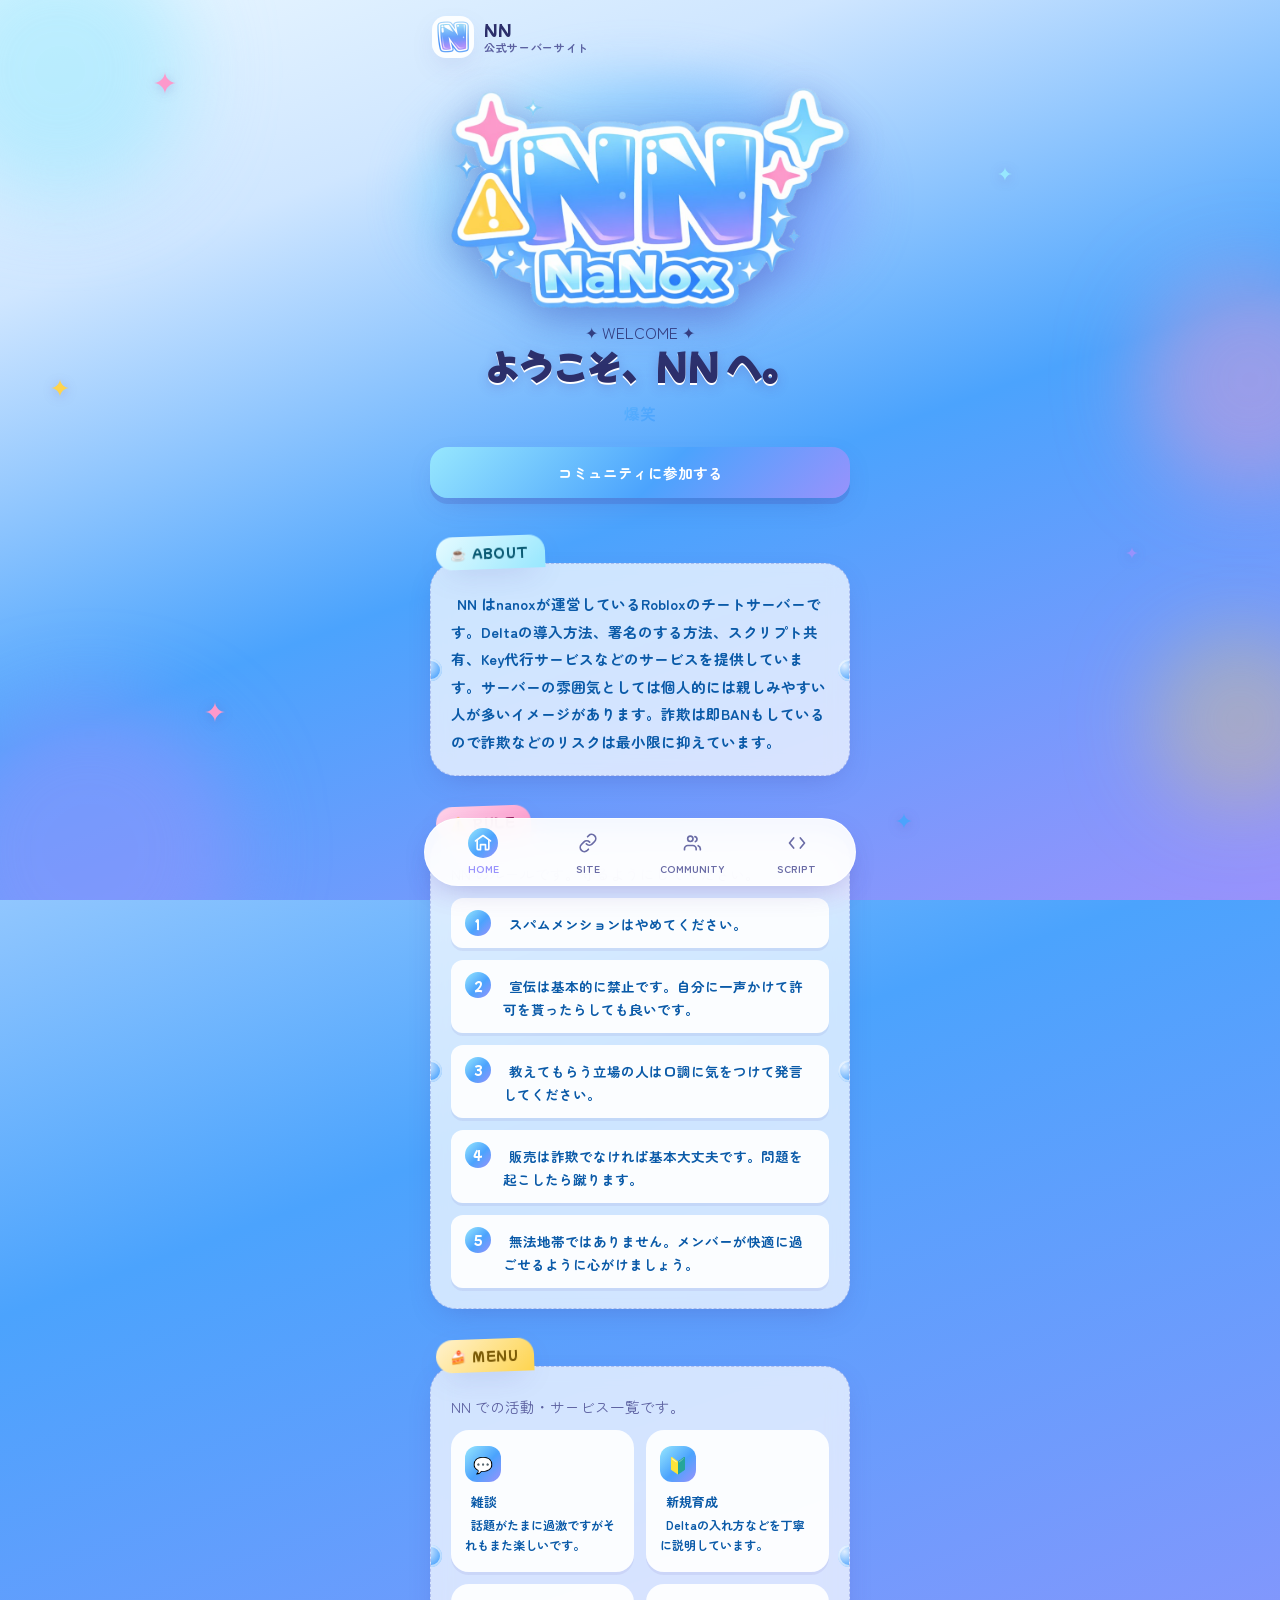
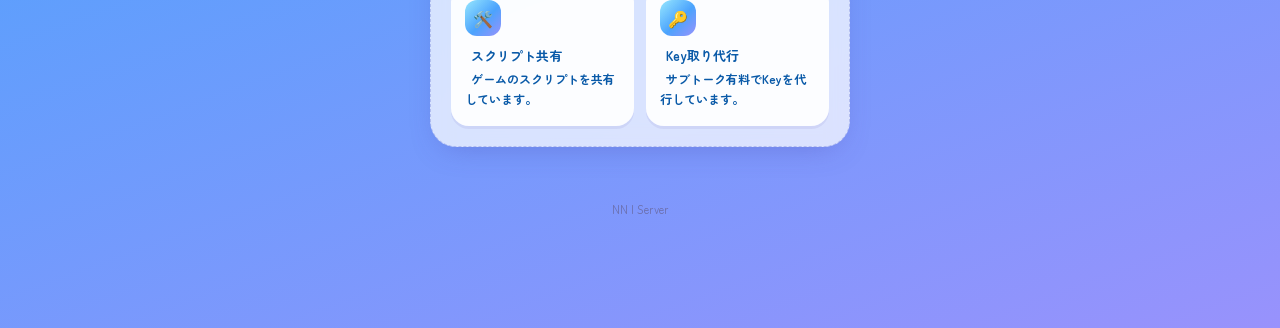
<file: index.html>
<!DOCTYPE html>
<html lang="ja">
<head>
<meta charset="UTF-8">
<meta name="viewport" content="width=device-width, initial-scale=1, viewport-fit=cover">
<title>NN | HOME</title>
<meta name="description" content="HOME だよー(笑)">
<link rel="icon" type="image/png" href="assets/N.png">

<!-- OGP（SNSでシェアされたときのプレビュー用。内容は自由に書き換えてください） -->
<meta property="og:title" content="NN | HOME">
<meta property="og:description" content="HOME だよー(笑)">
<meta property="og:image" content="https://nano034.github.io/nn.github.io/assets/NN.png">
<meta property="og:url" content="https://nano034.github.io/nn.github.io/index.html">
<meta property="og:type" content="website">
<meta name="twitter:card" content="summary_large_image">

<link rel="preconnect" href="https://fonts.googleapis.com">
<link rel="preconnect" href="https://fonts.gstatic.com" crossorigin>
<link href="https://fonts.googleapis.com/css2?family=Mochiy+Pop+One&family=Zen+Maru+Gothic:wght@400;500;700;900&display=swap" rel="stylesheet">
<link rel="stylesheet" href="style.css">
</head>
<body data-page="index.html">

<div class="bg-decor" aria-hidden="true">
  <span class="blob b1"></span>
  <span class="blob b2"></span>
  <span class="blob b3"></span>
  <span class="blob b4"></span>

  <span class="sparkle s1"><svg viewBox="0 0 24 24"><path d="M12 0C12 6 6 12 0 12C6 12 12 18 12 24C12 18 18 12 24 12C18 12 12 6 12 0Z" fill="#FD99CB"/></svg></span>
  <span class="sparkle s2"><svg viewBox="0 0 24 24"><path d="M12 0C12 6 6 12 0 12C6 12 12 18 12 24C12 18 18 12 24 12C18 12 12 6 12 0Z" fill="#97E7FE"/></svg></span>
  <span class="sparkle s3"><svg viewBox="0 0 24 24"><path d="M12 0C12 6 6 12 0 12C6 12 12 18 12 24C12 18 18 12 24 12C18 12 12 6 12 0Z" fill="#FED44E"/></svg></span>
  <span class="sparkle s4"><svg viewBox="0 0 24 24"><path d="M12 0C12 6 6 12 0 12C6 12 12 18 12 24C12 18 18 12 24 12C18 12 12 6 12 0Z" fill="#9892FC"/></svg></span>
  <span class="sparkle s5"><svg viewBox="0 0 24 24"><path d="M12 0C12 6 6 12 0 12C6 12 12 18 12 24C12 18 18 12 24 12C18 12 12 6 12 0Z" fill="#FD99CB"/></svg></span>
  <span class="sparkle s6"><svg viewBox="0 0 24 24"><path d="M12 0C12 6 6 12 0 12C6 12 12 18 12 24C12 18 18 12 24 12C18 12 12 6 12 0Z" fill="#4BA3FD"/></svg></span>
</div>

<div class="page">

  <header class="topbar">
    <div class="topbar__logo"><img src="assets/N.png" alt="NN"></div>
    <div class="topbar__title">NN<small>公式サーバーサイト</small></div>
  </header>

  <!-- ===== Hero ===== -->
  <section class="hero reveal">
    <div class="hero__logo-wrap">
      <img src="assets/NN.png" alt="NaNox ロゴ">
    </div>
    <span class="hero__badge">✦ WELCOME ✦</span>
    <h1>ようこそ、NN へ。</h1>
    <p class="tagline">爆笑</p>
    <div style="margin-top:20px;">
      <a class="btn btn--primary" href="cm.html">コミュニティに参加する</a>
    </div>
  </section>

  <!-- ===== 説明欄 ===== -->
  <section class="section reveal">
    <span class="tab-label cyan"><span class="dot">☕</span>ABOUT</span>
    <div class="ticket-card">
      <p class="desc-box"><span class="fill">NN はnanoxが運営しているRobloxのチートサーバーです。Deltaの導入方法、署名のする方法、スクリプト共有、Key代行サービスなどのサービスを提供しています。サーバーの雰囲気としては個人的には親しみやすい人が多いイメージがあります。詐欺は即BANもしているので詐欺などのリスクは最小限に抑えています。</span></p>
    </div>
  </section>

  <!-- ===== サーバールール ===== -->
  <section class="section reveal">
    <span class="tab-label pink"><span class="dot">⚠️</span>RULE</span>
    <div class="ticket-card">
      <p class="desc-box" style="margin-bottom:4px;">NN のルールです。守るようにしてください。</p>
      <ul class="rule-list">
        <li class="rule-item">
          <span class="rule-item__num">1</span>
          <span class="rule-item__text"><span class="fill">スパムメンションはやめてください。</span></span>
        </li>
        <li class="rule-item">
          <span class="rule-item__num">2</span>
          <span class="rule-item__text"><span class="fill">宣伝は基本的に禁止です。自分に一声かけて許可を貰ったらしても良いです。</span></span>
        </li>
        <li class="rule-item">
          <span class="rule-item__num">3</span>
          <span class="rule-item__text"><span class="fill">教えてもらう立場の人は口調に気をつけて発言してください。</span></span>
        </li>
        <li class="rule-item">
          <span class="rule-item__num">4</span>
          <span class="rule-item__text"><span class="fill">販売は詐欺でなければ基本大丈夫です。問題を起こしたら蹴ります。</span></span>
        </li>
        <li class="rule-item">
          <span class="rule-item__num">5</span>
          <span class="rule-item__text"><span class="fill">無法地帯ではありません。メンバーが快適に過ごせるように心がけましょう。</span></span>
        </li>
      </ul>
    </div>
  </section>

  <!-- ===== 提供サービス ===== -->
  <section class="section reveal">
    <span class="tab-label yellow"><span class="dot">🍰</span>MENU</span>
    <div class="ticket-card">
      <p class="desc-box" style="margin-bottom:4px;">NN での活動・サービス一覧です。</p>
      <div class="service-grid">
        <div class="service-card">
          <div class="service-card__icon">💬</div>
          <h3><span class="fill">雑談</span></h3>
          <p><span class="fill">話題がたまに過激ですがそれもまた楽しいです。</span></p>
        </div>
        <div class="service-card">
          <div class="service-card__icon">🔰</div>
          <h3><span class="fill">新規育成</span></h3>
          <p><span class="fill">Deltaの入れ方などを丁寧に説明しています。</span></p>
        </div>
        <div class="service-card">
          <div class="service-card__icon">🛠️</div>
          <h3><span class="fill">スクリプト共有</span></h3>
          <p><span class="fill">ゲームのスクリプトを共有しています。</span></p>
        </div>
        <div class="service-card">
          <div class="service-card__icon">🔑</div>
          <h3><span class="fill">Key取り代行</span></h3>
          <p><span class="fill">サブトーク有料でKeyを代行しています。</span></p>
        </div>
      </div>
    </div>
  </section>

  <p class="footer-note">
    NN | Server
  </p>

  <!-- ===== ボトムナビ（全ページ共通） ===== -->
  <nav class="bottom-nav" aria-label="ページナビゲーション">
    <a class="nav-item" href="index.html" data-page="index.html">
      <span class="nav-item__icon"><svg viewBox="0 0 24 24" fill="none" stroke="currentColor" stroke-width="2" stroke-linecap="round" stroke-linejoin="round"><path d="M3 9.5 12 3l9 6.5"/><path d="M5 9v10a1 1 0 0 0 1 1h3v-6h6v6h3a1 1 0 0 0 1-1V9"/></svg></span>
      HOME
    </a>
    <a class="nav-item" href="st.html" data-page="st.html">
      <span class="nav-item__icon"><svg viewBox="0 0 24 24" fill="none" stroke="currentColor" stroke-width="2" stroke-linecap="round" stroke-linejoin="round"><path d="M10 13a5 5 0 0 0 7.07 0l2.83-2.83a5 5 0 0 0-7.07-7.07L11.5 4.5"/><path d="M14 11a5 5 0 0 0-7.07 0L4.1 13.83a5 5 0 0 0 7.07 7.07L12.5 19.5"/></svg></span>
      SITE
    </a>
    <a class="nav-item" href="cm.html" data-page="cm.html">
      <span class="nav-item__icon"><svg viewBox="0 0 24 24" fill="none" stroke="currentColor" stroke-width="2" stroke-linecap="round" stroke-linejoin="round"><path d="M17 20v-1a4 4 0 0 0-4-4H7a4 4 0 0 0-4 4v1"/><circle cx="10" cy="7" r="3.2"/><path d="M22 20v-1a4 4 0 0 0-2.6-3.75"/><path d="M15.5 4.3A3.2 3.2 0 0 1 18 7.4a3.2 3.2 0 0 1-1.9 2.93"/></svg></span>
      COMMUNITY
    </a>
    <a class="nav-item" href="sc.html" data-page="sc.html">
      <span class="nav-item__icon"><svg viewBox="0 0 24 24" fill="none" stroke="currentColor" stroke-width="2" stroke-linecap="round" stroke-linejoin="round"><path d="m8 6-5 6 5 6"/><path d="m16 6 5 6-5 6"/></svg></span>
      SCRIPT
    </a>
  </nav>

</div>

<script src="main.js"></script>
</body>
</html>
</file>
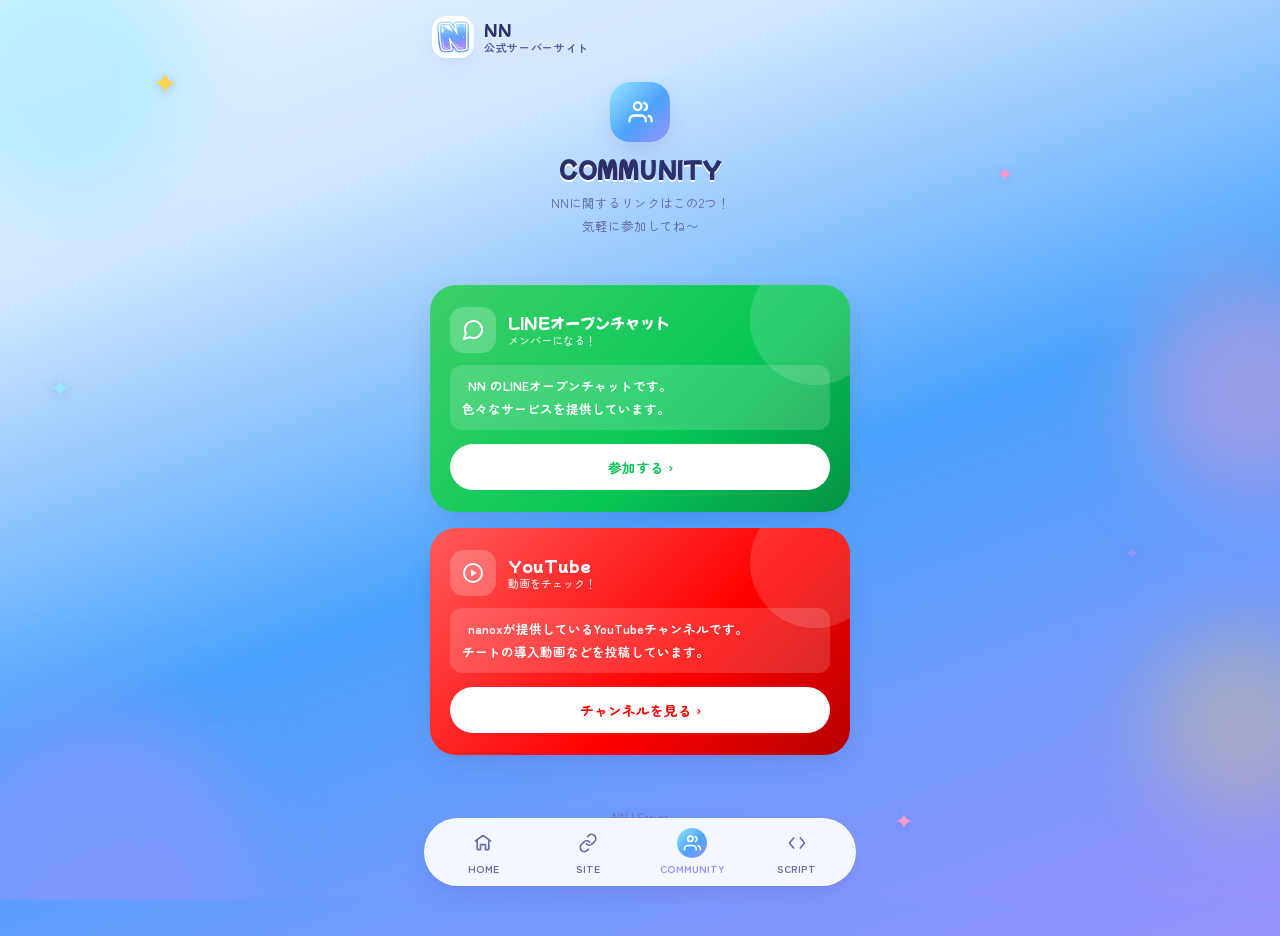
<file: cm.html>
<!DOCTYPE html>
<html lang="ja">
<head>
<meta charset="UTF-8">
<meta name="viewport" content="width=device-width, initial-scale=1, viewport-fit=cover">
<title>NN | COMMUNITY</title>
<meta name="description" content="COMMUNITY だよー(笑)">
<link rel="icon" type="image/png" href="assets/N.png">

<meta property="og:title" content="NN | COMMUNITY">
<meta property="og:description" content="COMMUNITY だよー(笑)">
<meta property="og:image" content="https://nano034.github.io/nn.github.io/assets/NN.png">
<meta property="og:url" content="https://nano034.github.io/nn.github.io/cm.html">
<meta property="og:type" content="website">
<meta name="twitter:card" content="summary_large_image">

<link rel="preconnect" href="https://fonts.googleapis.com">
<link rel="preconnect" href="https://fonts.gstatic.com" crossorigin>
<link href="https://fonts.googleapis.com/css2?family=Mochiy+Pop+One&family=Zen+Maru+Gothic:wght@400;500;700;900&display=swap" rel="stylesheet">
<link rel="stylesheet" href="style.css">
</head>
<body data-page="cm.html">

<div class="bg-decor" aria-hidden="true">
  <span class="blob b1"></span>
  <span class="blob b2"></span>
  <span class="blob b3"></span>
  <span class="blob b4"></span>

  <span class="sparkle s1"><svg viewBox="0 0 24 24"><path d="M12 0C12 6 6 12 0 12C6 12 12 18 12 24C12 18 18 12 24 12C18 12 12 6 12 0Z" fill="#FED44E"/></svg></span>
  <span class="sparkle s2"><svg viewBox="0 0 24 24"><path d="M12 0C12 6 6 12 0 12C6 12 12 18 12 24C12 18 18 12 24 12C18 12 12 6 12 0Z" fill="#FD99CB"/></svg></span>
  <span class="sparkle s3"><svg viewBox="0 0 24 24"><path d="M12 0C12 6 6 12 0 12C6 12 12 18 12 24C12 18 18 12 24 12C18 12 12 6 12 0Z" fill="#97E7FE"/></svg></span>
  <span class="sparkle s4"><svg viewBox="0 0 24 24"><path d="M12 0C12 6 6 12 0 12C6 12 12 18 12 24C12 18 18 12 24 12C18 12 12 6 12 0Z" fill="#9892FC"/></svg></span>
  <span class="sparkle s5"><svg viewBox="0 0 24 24"><path d="M12 0C12 6 6 12 0 12C6 12 12 18 12 24C12 18 18 12 24 12C18 12 12 6 12 0Z" fill="#4BA3FD"/></svg></span>
  <span class="sparkle s6"><svg viewBox="0 0 24 24"><path d="M12 0C12 6 6 12 0 12C6 12 12 18 12 24C12 18 18 12 24 12C18 12 12 6 12 0Z" fill="#FD99CB"/></svg></span>
</div>

<div class="page">

  <header class="topbar">
    <div class="topbar__logo"><img src="assets/N.png" alt="NN | NaNox アイコン"></div>
    <div class="topbar__title">NN<small>公式サーバーサイト</small></div>
  </header>

  <section class="page-head reveal">
    <div class="icon-badge">
      <svg viewBox="0 0 24 24" fill="none" stroke="currentColor" stroke-width="2" stroke-linecap="round" stroke-linejoin="round"><path d="M17 20v-1a4 4 0 0 0-4-4H7a4 4 0 0 0-4 4v1"/><circle cx="10" cy="7" r="3.2"/><path d="M22 20v-1a4 4 0 0 0-2.6-3.75"/><path d="M15.5 4.3A3.2 3.2 0 0 1 18 7.4a3.2 3.2 0 0 1-1.9 2.93"/></svg>
    </div>
    <h1>COMMUNITY</h1>
    <p>NNに関するリンクはこの2つ！<br>気軽に参加してね〜</p>
  </section>

  <!-- ===== コミュニティカード ===== -->
  <section class="section reveal">
    <div class="community-grid">

      <!-- LINE Open Chat -->
      <div class="cm-card line">
        <div class="cm-card__top">
          <span class="cm-card__icon">
            <svg viewBox="0 0 24 24" fill="none" stroke="#fff" stroke-width="2" stroke-linecap="round" stroke-linejoin="round"><path d="M21 11.5a8.38 8.38 0 0 1-.9 3.8 8.5 8.5 0 0 1-7.6 4.7 8.38 8.38 0 0 1-3.8-.9L3 21l1.9-5.7a8.38 8.38 0 0 1-.9-3.8 8.5 8.5 0 0 1 4.7-7.6 8.38 8.38 0 0 1 3.8-.9h.5a8.48 8.48 0 0 1 8 8v.5z"/></svg>
          </span>
          <span class="cm-card__name">LINEオープンチャット<small>メンバーになる！</small></span>
        </div>
        <p class="desc"><span class="fill">NN のLINEオープンチャットです。<br>色々なサービスを提供しています。</span></p>
        <!-- ここにLINEオープンチャットのURLを入力してください -->
        <a class="btn--cm" href="https://line.me/ti/g2/-FANT8BKxzAyMJ9cxyrbVJ8OPFAntLY5cauNEA" target="_blank" rel="noopener">参加する ›</a>
      </div>

      <!-- YouTube -->
      <div class="cm-card youtube">
        <div class="cm-card__top">
          <span class="cm-card__icon">
            <svg viewBox="0 0 24 24" fill="none" stroke="#fff" stroke-width="2"><circle cx="12" cy="12" r="9"/><path d="M10 8.5v7l6-3.5z" fill="#fff" stroke="none"/></svg>
          </span>
          <span class="cm-card__name">YouTube<small>動画をチェック！</small></span>
        </div>
        <p class="desc"><span class="fill">nanoxが提供しているYouTubeチャンネルです。<br>チートの導入動画などを投稿しています。</span></p>
        <a class="btn--cm" href="https://youtube.com/@nn_nanox" target="_blank" rel="noopener">チャンネルを見る ›</a>
      </div>

    </div>
  </section>

  <p class="footer-note">
    NN | Server
  </p>

  <nav class="bottom-nav" aria-label="ページナビゲーション">
    <a class="nav-item" href="index.html" data-page="index.html">
      <span class="nav-item__icon"><svg viewBox="0 0 24 24" fill="none" stroke="currentColor" stroke-width="2" stroke-linecap="round" stroke-linejoin="round"><path d="M3 9.5 12 3l9 6.5"/><path d="M5 9v10a1 1 0 0 0 1 1h3v-6h6v6h3a1 1 0 0 0 1-1V9"/></svg></span>
      HOME
    </a>
    <a class="nav-item" href="st.html" data-page="st.html">
      <span class="nav-item__icon"><svg viewBox="0 0 24 24" fill="none" stroke="currentColor" stroke-width="2" stroke-linecap="round" stroke-linejoin="round"><path d="M10 13a5 5 0 0 0 7.07 0l2.83-2.83a5 5 0 0 0-7.07-7.07L11.5 4.5"/><path d="M14 11a5 5 0 0 0-7.07 0L4.1 13.83a5 5 0 0 0 7.07 7.07L12.5 19.5"/></svg></span>
      SITE
    </a>
    <a class="nav-item" href="cm.html" data-page="cm.html">
      <span class="nav-item__icon"><svg viewBox="0 0 24 24" fill="none" stroke="currentColor" stroke-width="2" stroke-linecap="round" stroke-linejoin="round"><path d="M17 20v-1a4 4 0 0 0-4-4H7a4 4 0 0 0-4 4v1"/><circle cx="10" cy="7" r="3.2"/><path d="M22 20v-1a4 4 0 0 0-2.6-3.75"/><path d="M15.5 4.3A3.2 3.2 0 0 1 18 7.4a3.2 3.2 0 0 1-1.9 2.93"/></svg></span>
      COMMUNITY
    </a>
    <a class="nav-item" href="sc.html" data-page="sc.html">
      <span class="nav-item__icon"><svg viewBox="0 0 24 24" fill="none" stroke="currentColor" stroke-width="2" stroke-linecap="round" stroke-linejoin="round"><path d="m8 6-5 6 5 6"/><path d="m16 6 5 6-5 6"/></svg></span>
      SCRIPT
    </a>
  </nav>

</div>

<script src="main.js"></script>
</body>
</html>
</file>
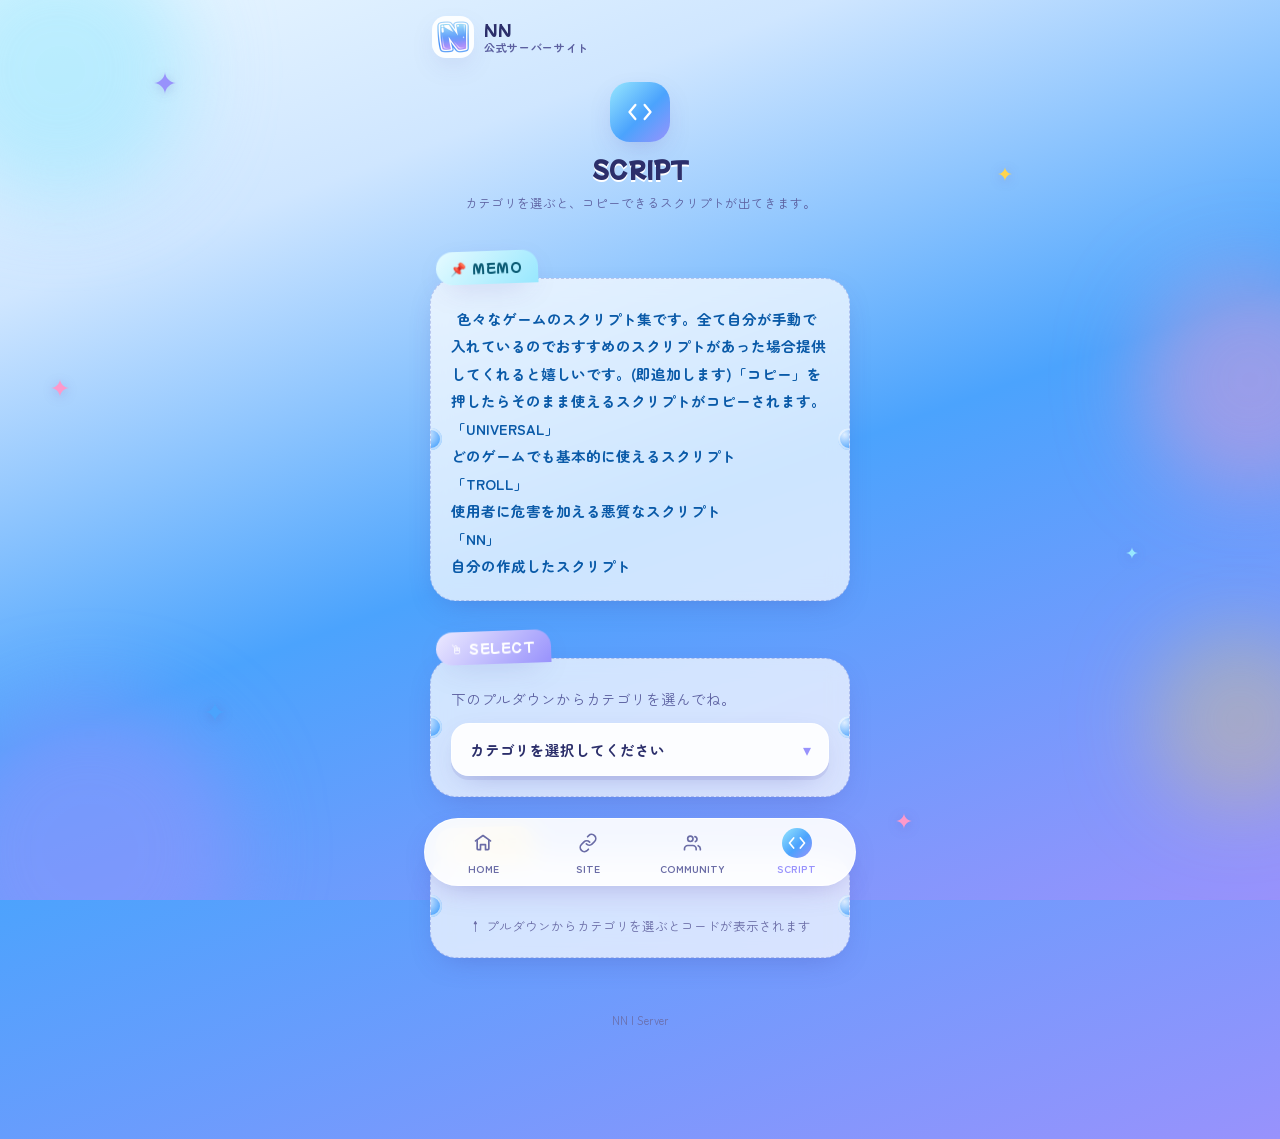
<file: sc.html>
<!DOCTYPE html>
<html lang="ja">
<head>
<meta charset="UTF-8">
<meta name="viewport" content="width=device-width, initial-scale=1, viewport-fit=cover">
<title>NN | SCRIPT</title>
<meta name="description" content="SCRIPT だよー(笑)">
<link rel="icon" type="image/png" href="assets/N.png">

<meta property="og:title" content="NN | SCRIPT">
<meta property="og:description" content="SCRIPT だよー(笑)">
<meta property="og:image" content="https://nano034.github.io/nn.github.io/assets/NN.png">
<meta property="og:url" content="https://nano034.github.io/nn.github.io/sc.html">
<meta property="og:type" content="website">
<meta name="twitter:card" content="summary_large_image">

<link rel="preconnect" href="https://fonts.googleapis.com">
<link rel="preconnect" href="https://fonts.gstatic.com" crossorigin>
<link href="https://fonts.googleapis.com/css2?family=Mochiy+Pop+One&family=Zen+Maru+Gothic:wght@400;500;700;900&display=swap" rel="stylesheet">
<link rel="stylesheet" href="style.css">
</head>
<body data-page="sc.html">

<div class="bg-decor" aria-hidden="true">
  <span class="blob b1"></span>
  <span class="blob b2"></span>
  <span class="blob b3"></span>
  <span class="blob b4"></span>

  <span class="sparkle s1"><svg viewBox="0 0 24 24"><path d="M12 0C12 6 6 12 0 12C6 12 12 18 12 24C12 18 18 12 24 12C18 12 12 6 12 0Z" fill="#9892FC"/></svg></span>
  <span class="sparkle s2"><svg viewBox="0 0 24 24"><path d="M12 0C12 6 6 12 0 12C6 12 12 18 12 24C12 18 18 12 24 12C18 12 12 6 12 0Z" fill="#FED44E"/></svg></span>
  <span class="sparkle s3"><svg viewBox="0 0 24 24"><path d="M12 0C12 6 6 12 0 12C6 12 12 18 12 24C12 18 18 12 24 12C18 12 12 6 12 0Z" fill="#FD99CB"/></svg></span>
  <span class="sparkle s4"><svg viewBox="0 0 24 24"><path d="M12 0C12 6 6 12 0 12C6 12 12 18 12 24C12 18 18 12 24 12C18 12 12 6 12 0Z" fill="#97E7FE"/></svg></span>
  <span class="sparkle s5"><svg viewBox="0 0 24 24"><path d="M12 0C12 6 6 12 0 12C6 12 12 18 12 24C12 18 18 12 24 12C18 12 12 6 12 0Z" fill="#4BA3FD"/></svg></span>
  <span class="sparkle s6"><svg viewBox="0 0 24 24"><path d="M12 0C12 6 6 12 0 12C6 12 12 18 12 24C12 18 18 12 24 12C18 12 12 6 12 0Z" fill="#FD99CB"/></svg></span>
</div>

<div class="page">

  <header class="topbar">
    <div class="topbar__logo"><img src="assets/N.png" alt="NN | NaNox アイコン"></div>
    <div class="topbar__title">NN<small>公式サーバーサイト</small></div>
  </header>

  <section class="page-head reveal">
    <div class="icon-badge">
      <svg viewBox="0 0 24 24" fill="none" stroke="currentColor" stroke-width="2" stroke-linecap="round" stroke-linejoin="round"><path d="m8 6-5 6 5 6"/><path d="m16 6 5 6-5 6"/></svg>
    </div>
    <h1>SCRIPT</h1>
    <p>カテゴリを選ぶと、コピーできるスクリプトが出てきます。</p>
  </section>

  <!-- ===== 説明欄 ===== -->
  <section class="section reveal">
    <span class="tab-label cyan"><span class="dot">📌</span>MEMO</span>
    <div class="ticket-card">
      <p class="desc-box"><span class="fill">色々なゲームのスクリプト集です。全て自分が手動で入れているのでおすすめのスクリプトがあった場合提供してくれると嬉しいです。(即追加します)「コピー」を押したらそのまま使えるスクリプトがコピーされます。<br>「UNIVERSAL」<br>どのゲームでも基本的に使えるスクリプト<br>「TROLL」<br>使用者に危害を加える悪質なスクリプト<br>「NN」<br>自分の作成したスクリプト</span></p>
    </div>
  </section>

  <!-- ===== カテゴリ選択 ===== -->
  <section class="section reveal">
    <span class="tab-label purple"><span class="dot">🖱</span>SELECT</span>
    <div class="ticket-card">
      <p class="desc-box" style="margin-bottom:4px;">下のプルダウンからカテゴリを選んでね。</p>

      <div class="select-wrap">
        <select id="scriptSelect" aria-label="スクリプトカテゴリを選択">
          <option value="">カテゴリを選択してください</option>
          <!-- 選択肢はここに書かなくてOK。main.js の SCRIPT_DATA から自動で入ります -->
        </select>
      </div>

      <p class="selected-tag" id="selectedTag">
        選択中のカテゴリ：<b id="selectedNum">-</b>
      </p>
    </div>
  </section>

  <!-- ===== スクリプトカード ===== -->
  <section class="section reveal">
    <span class="tab-label yellow"><span class="dot">📋</span>CODE</span>
    <div class="ticket-card">

      <div class="script-cards" id="scriptCards">
        <!-- カードはここに書かなくてOK。main.js の SCRIPT_DATA から自動で生成されます -->
      </div>

      <p class="empty-hint" id="emptyHint">↑ プルダウンからカテゴリを選ぶとコードが表示されます</p>
    </div>
  </section>

  <p class="footer-note">
    NN | Server<br>
  </p>

  <!-- ===== ボトムナビ（全ページ共通） ===== -->
  <nav class="bottom-nav" aria-label="ページナビゲーション">
    <a class="nav-item" href="index.html" data-page="index.html">
      <span class="nav-item__icon"><svg viewBox="0 0 24 24" fill="none" stroke="currentColor" stroke-width="2" stroke-linecap="round" stroke-linejoin="round"><path d="M3 9.5 12 3l9 6.5"/><path d="M5 9v10a1 1 0 0 0 1 1h3v-6h6v6h3a1 1 0 0 0 1-1V9"/></svg></span>
      HOME
    </a>
    <a class="nav-item" href="st.html" data-page="st.html">
      <span class="nav-item__icon"><svg viewBox="0 0 24 24" fill="none" stroke="currentColor" stroke-width="2" stroke-linecap="round" stroke-linejoin="round"><path d="M10 13a5 5 0 0 0 7.07 0l2.83-2.83a5 5 0 0 0-7.07-7.07L11.5 4.5"/><path d="M14 11a5 5 0 0 0-7.07 0L4.1 13.83a5 5 0 0 0 7.07 7.07L12.5 19.5"/></svg></span>
      SITE
    </a>
    <a class="nav-item" href="cm.html" data-page="cm.html">
      <span class="nav-item__icon"><svg viewBox="0 0 24 24" fill="none" stroke="currentColor" stroke-width="2" stroke-linecap="round" stroke-linejoin="round"><path d="M17 20v-1a4 4 0 0 0-4-4H7a4 4 0 0 0-4 4v1"/><circle cx="10" cy="7" r="3.2"/><path d="M22 20v-1a4 4 0 0 0-2.6-3.75"/><path d="M15.5 4.3A3.2 3.2 0 0 1 18 7.4a3.2 3.2 0 0 1-1.9 2.93"/></svg></span>
      COMMUNITY
    </a>
    <a class="nav-item" href="sc.html" data-page="sc.html">
      <span class="nav-item__icon"><svg viewBox="0 0 24 24" fill="none" stroke="currentColor" stroke-width="2" stroke-linecap="round" stroke-linejoin="round"><path d="m8 6-5 6 5 6"/><path d="m16 6 5 6-5 6"/></svg></span>
      SCRIPT
    </a>
  </nav>

</div>

<script src="main.js"></script>
</body>
</html>
</file>
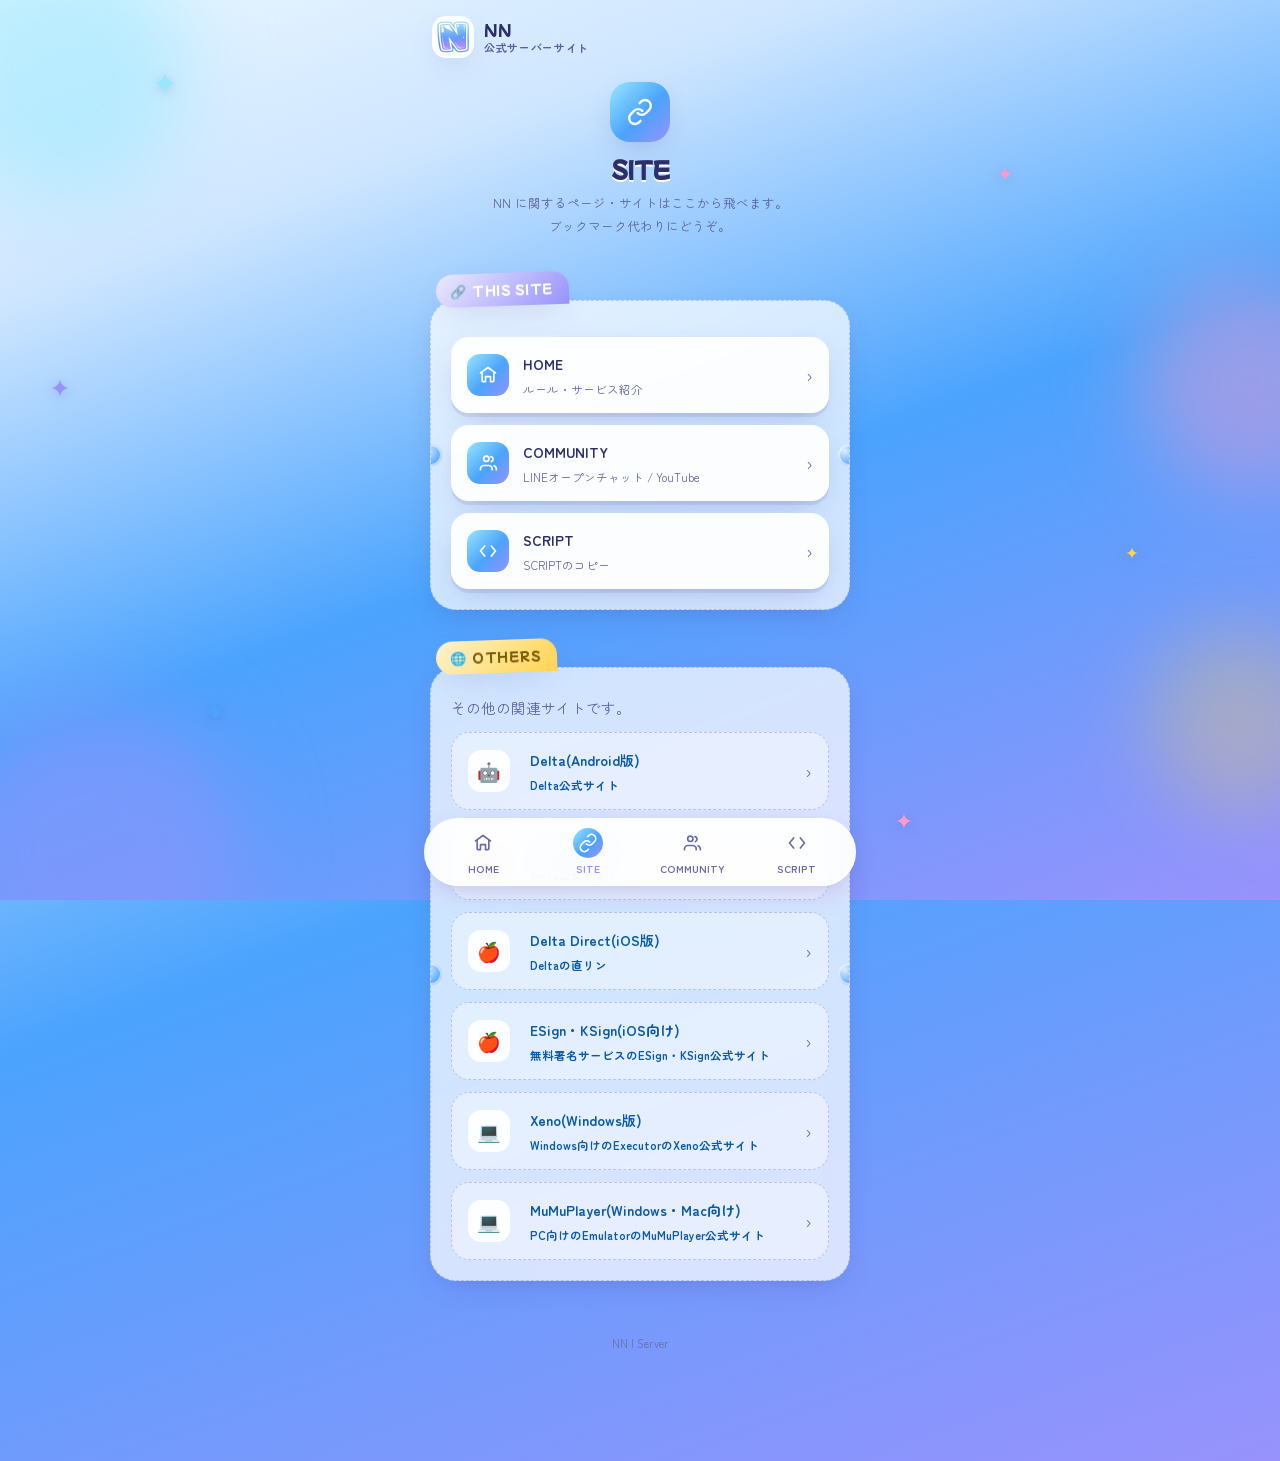
<file: st.html>
<!DOCTYPE html>
<html lang="ja">
<head>
<meta charset="UTF-8">
<meta name="viewport" content="width=device-width, initial-scale=1, viewport-fit=cover">
<title>NN | SITE</title>
<meta name="description" content="SITE だよー(笑)">
<link rel="icon" type="image/png" href="assets/N.png">

<meta property="og:title" content="NN | SITE">
<meta property="og:description" content="SITE だよー(笑)">
<meta property="og:image" content="https://nano034.github.io/nn.github.io/assets/NN.png">
<meta property="og:url" content="https://nano034.github.io/nn.github.io/st.html">
<meta property="og:type" content="website">
<meta name="twitter:card" content="summary_large_image">

<link rel="preconnect" href="https://fonts.googleapis.com">
<link rel="preconnect" href="https://fonts.gstatic.com" crossorigin>
<link href="https://fonts.googleapis.com/css2?family=Mochiy+Pop+One&family=Zen+Maru+Gothic:wght@400;500;700;900&display=swap" rel="stylesheet">
<link rel="stylesheet" href="style.css">
</head>
<body data-page="st.html">

<div class="bg-decor" aria-hidden="true">
  <span class="blob b1"></span>
  <span class="blob b2"></span>
  <span class="blob b3"></span>
  <span class="blob b4"></span>

  <span class="sparkle s1"><svg viewBox="0 0 24 24"><path d="M12 0C12 6 6 12 0 12C6 12 12 18 12 24C12 18 18 12 24 12C18 12 12 6 12 0Z" fill="#97E7FE"/></svg></span>
  <span class="sparkle s2"><svg viewBox="0 0 24 24"><path d="M12 0C12 6 6 12 0 12C6 12 12 18 12 24C12 18 18 12 24 12C18 12 12 6 12 0Z" fill="#FD99CB"/></svg></span>
  <span class="sparkle s3"><svg viewBox="0 0 24 24"><path d="M12 0C12 6 6 12 0 12C6 12 12 18 12 24C12 18 18 12 24 12C18 12 12 6 12 0Z" fill="#9892FC"/></svg></span>
  <span class="sparkle s4"><svg viewBox="0 0 24 24"><path d="M12 0C12 6 6 12 0 12C6 12 12 18 12 24C12 18 18 12 24 12C18 12 12 6 12 0Z" fill="#FED44E"/></svg></span>
  <span class="sparkle s5"><svg viewBox="0 0 24 24"><path d="M12 0C12 6 6 12 0 12C6 12 12 18 12 24C12 18 18 12 24 12C18 12 12 6 12 0Z" fill="#4BA3FD"/></svg></span>
  <span class="sparkle s6"><svg viewBox="0 0 24 24"><path d="M12 0C12 6 6 12 0 12C6 12 12 18 12 24C12 18 18 12 24 12C18 12 12 6 12 0Z" fill="#FD99CB"/></svg></span>
</div>

<div class="page">

  <header class="topbar">
    <div class="topbar__logo"><img src="assets/N.png" alt="NN | NaNox アイコン"></div>
    <div class="topbar__title">NN<small>公式サーバーサイト</small></div>
  </header>

  <section class="page-head reveal">
    <div class="icon-badge">
      <svg viewBox="0 0 24 24" fill="none" stroke="currentColor" stroke-width="2" stroke-linecap="round" stroke-linejoin="round"><path d="M10 13a5 5 0 0 0 7.07 0l2.83-2.83a5 5 0 0 0-7.07-7.07L11.5 4.5"/><path d="M14 11a5 5 0 0 0-7.07 0L4.1 13.83a5 5 0 0 0 7.07 7.07L12.5 19.5"/></svg>
    </div>
    <h1>SITE</h1>
    <p>NN に関するページ・サイトはここから飛べます。<br>ブックマーク代わりにどうぞ。</p>
  </section>

  <!-- ===== このサイト内 ===== -->
  <section class="section reveal">
    <span class="tab-label purple"><span class="dot">🔗</span>THIS SITE</span>
    <div class="ticket-card">
      <div class="link-grid">
        <a class="link-btn" href="index.html">
          <span class="link-btn__icon"><svg viewBox="0 0 24 24" fill="none" stroke="currentColor" stroke-width="2" stroke-linecap="round" stroke-linejoin="round" width="20" height="20"><path d="M3 9.5 12 3l9 6.5"/><path d="M5 9v10a1 1 0 0 0 1 1h3v-6h6v6h3a1 1 0 0 0 1-1V9"/></svg></span>
          <span class="link-btn__body">
            <span class="link-btn__title">HOME<br></span>
            <span class="link-btn__sub">ルール・サービス紹介</span>
          </span>
          <span class="link-btn__arrow">›</span>
        </a>
        <a class="link-btn" href="cm.html">
          <span class="link-btn__icon"><svg viewBox="0 0 24 24" fill="none" stroke="currentColor" stroke-width="2" stroke-linecap="round" stroke-linejoin="round" width="20" height="20"><path d="M17 20v-1a4 4 0 0 0-4-4H7a4 4 0 0 0-4 4v1"/><circle cx="10" cy="7" r="3.2"/><path d="M22 20v-1a4 4 0 0 0-2.6-3.75"/><path d="M15.5 4.3A3.2 3.2 0 0 1 18 7.4a3.2 3.2 0 0 1-1.9 2.93"/></svg></span>
          <span class="link-btn__body">
            <span class="link-btn__title">COMMUNITY<br></span>
            <span class="link-btn__sub">LINEオープンチャット / YouTube</span>
          </span>
          <span class="link-btn__arrow">›</span>
        </a>
        <a class="link-btn" href="sc.html">
          <span class="link-btn__icon"><svg viewBox="0 0 24 24" fill="none" stroke="currentColor" stroke-width="2" stroke-linecap="round" stroke-linejoin="round" width="20" height="20"><path d="m8 6-5 6 5 6"/><path d="m16 6 5 6-5 6"/></svg></span>
          <span class="link-btn__body">
            <span class="link-btn__title">SCRIPT<br></span>
            <span class="link-btn__sub">SCRIPTのコピー</span>
          </span>
          <span class="link-btn__arrow">›</span>
        </a>
      </div>
    </div>
  </section>

  <!-- ===== 関連サイト ===== -->
  <section class="section reveal">
    <span class="tab-label yellow"><span class="dot">🌐</span>OTHERS</span>
    <div class="ticket-card">
      <p class="desc-box" style="margin-bottom:4px;">その他の関連サイトです。</p>
      <div class="link-grid">
        <a class="link-btn is-outline" href="https://deltaexploits.gg/delta-executor-android" target="_blank" rel="noopener">
          <span class="link-btn__icon">🤖</span>
          <span class="link-btn__body">
            <span class="link-btn__title"><span class="fill">Delta(Android版)<br></span></span>
            <span class="link-btn__sub"><span class="fill">Delta公式サイト</span></span>
          </span>
          <span class="link-btn__arrow">›</span>
        </a>
        <a class="link-btn is-outline" href="https://deltaexploits.gg/delta-executor-ios" target="_blank" rel="noopener">
          <span class="link-btn__icon">🍎</span>
          <span class="link-btn__body">
            <span class="link-btn__title"><span class="fill">Delta(iOS版)<br></span></span>
            <span class="link-btn__sub"><span class="fill">Delta公式サイト</span></span>
          </span>
          <span class="link-btn__arrow">›</span>
        </a>
        <a class="link-btn is-outline" href="itms-services://?action=download-manifest&url=https://delta.bz/manifest.plist" target="_blank" rel="noopener">
          <span class="link-btn__icon">🍎</span>
          <span class="link-btn__body">
            <span class="link-btn__title"><span class="fill">Delta Direct(iOS版)<br></span></span>
            <span class="link-btn__sub"><span class="fill">Deltaの直リン</span></span>
          </span>
          <span class="link-btn__arrow">›</span>
        </a>
        <a class="link-btn is-outline" href="https://khoindvn.io.vn/" target="_blank" rel="noopener">
          <span class="link-btn__icon">🍎</span>
          <span class="link-btn__body">
            <span class="link-btn__title"><span class="fill">ESign・KSign(iOS向け)<br></span></span>
            <span class="link-btn__sub"><span class="fill">無料署名サービスのESign・KSign公式サイト</span></span>
          </span>
          <span class="link-btn__arrow">›</span>
        </a>
<a class="link-btn is-outline" href="https://www.xeno.now/" target="_blank" rel="noopener">
          <span class="link-btn__icon">💻</span>
          <span class="link-btn__body">
            <span class="link-btn__title"><span class="fill">Xeno(Windows版)<br></span></span>
            <span class="link-btn__sub"><span class="fill">Windows向けのExecutorのXeno公式サイト</span></span>
          </span>
          <span class="link-btn__arrow">›</span>
</a>
        <a class="link-btn is-outline" href="https://www.mumuplayer.com/jp/" target="_blank" rel="noopener">
          <span class="link-btn__icon">💻</span>
          <span class="link-btn__body">
            <span class="link-btn__title"><span class="fill">MuMuPlayer(Windows・Mac向け)<br></span></span>
            <span class="link-btn__sub"><span class="fill">PC向けのEmulatorのMuMuPlayer公式サイト</span></span>
          </span>
          <span class="link-btn__arrow">›</span>
        </a>
      </div>
    </div>
  </section>

  <p class="footer-note">
    NN | Server
  </p>

  <nav class="bottom-nav" aria-label="ページナビゲーション">
    <a class="nav-item" href="index.html" data-page="index.html">
      <span class="nav-item__icon"><svg viewBox="0 0 24 24" fill="none" stroke="currentColor" stroke-width="2" stroke-linecap="round" stroke-linejoin="round"><path d="M3 9.5 12 3l9 6.5"/><path d="M5 9v10a1 1 0 0 0 1 1h3v-6h6v6h3a1 1 0 0 0 1-1V9"/></svg></span>
      HOME
    </a>
    <a class="nav-item" href="st.html" data-page="st.html">
      <span class="nav-item__icon"><svg viewBox="0 0 24 24" fill="none" stroke="currentColor" stroke-width="2" stroke-linecap="round" stroke-linejoin="round"><path d="M10 13a5 5 0 0 0 7.07 0l2.83-2.83a5 5 0 0 0-7.07-7.07L11.5 4.5"/><path d="M14 11a5 5 0 0 0-7.07 0L4.1 13.83a5 5 0 0 0 7.07 7.07L12.5 19.5"/></svg></span>
      SITE
    </a>
    <a class="nav-item" href="cm.html" data-page="cm.html">
      <span class="nav-item__icon"><svg viewBox="0 0 24 24" fill="none" stroke="currentColor" stroke-width="2" stroke-linecap="round" stroke-linejoin="round"><path d="M17 20v-1a4 4 0 0 0-4-4H7a4 4 0 0 0-4 4v1"/><circle cx="10" cy="7" r="3.2"/><path d="M22 20v-1a4 4 0 0 0-2.6-3.75"/><path d="M15.5 4.3A3.2 3.2 0 0 1 18 7.4a3.2 3.2 0 0 1-1.9 2.93"/></svg></span>
      COMMUNITY
    </a>
    <a class="nav-item" href="sc.html" data-page="sc.html">
      <span class="nav-item__icon"><svg viewBox="0 0 24 24" fill="none" stroke="currentColor" stroke-width="2" stroke-linecap="round" stroke-linejoin="round"><path d="m8 6-5 6 5 6"/><path d="m16 6 5 6-5 6"/></svg></span>
      SCRIPT
    </a>
  </nav>

</div>

<script src="main.js"></script>
</body>
</html>
</file>
<file: style.css>
/* =========================================================
   NN | NaNox サーバー公式サイト — style.css
   コンセプト: "モバイル концепт-カフェ" のオーダー票(チケット)UI
   ロゴのパステルブルー〜パープル & ピンク/イエローの
   スパークルをそのまま世界観に採用しています。
   ========================================================= */

/* ---------- Fonts ----------
   Mochiy Pop One … 見出し / ロゴまわりの "ぷくっとした" 表示用書体
   Zen Maru Gothic … 本文・ボタンなどの丸ゴシック
   (読み込みは各HTMLの<head>で行っています) */

/* ---------- Reset ---------- */
*, *::before, *::after { box-sizing: border-box; }
html, body, h1, h2, h3, p, ul, ol, li, figure, blockquote { margin: 0; padding: 0; }
ul, ol { list-style: none; }
a { color: inherit; text-decoration: none; }
button { font: inherit; color: inherit; background: none; border: none; cursor: pointer; }
img { max-width: 100%; display: block; }
select { font: inherit; color: inherit; }

/* ---------- Design tokens ---------- */
:root{
  /* --- Brand palette (from NN.png) --- */
  --c-blue:      #4BA3FD;
  --c-purple:    #9892FC;
  --c-cyan:      #97E7FE;
  --c-white:     #ffffff;
  --c-yellow:    #FED44E;
  --c-pink:      #FD99CB;

  /* --- Text ink derived from the palette (avoids flat black) --- */
  --ink:         #2c2f6b;
  --ink-soft:    #5c60a0;
  --ink-faint:   #6a6ca6;

  /* --- Surfaces --- */
  --glass:        rgba(255,255,255,.72);
  --glass-strong: rgba(255,255,255,.92);
  --glass-line:   rgba(255,255,255,.65);

  /* --- Gradients --- */
  --grad-bg:    linear-gradient(160deg, #eaf7ff 0%, #cfe6ff 22%, var(--c-blue) 55%, var(--c-purple) 100%);
  --grad-brand: linear-gradient(135deg, var(--c-cyan), var(--c-blue) 55%, var(--c-purple));
  --grad-pink:  linear-gradient(135deg, #ffd4ea, var(--c-pink));
  --grad-yellow:linear-gradient(135deg, #fff2cf, var(--c-yellow));

  /* --- Type scale --- */
  --f-display: 'Mochiy Pop One', 'Zen Maru Gothic', sans-serif;
  --f-body:    'Zen Maru Gothic', 'Hiragino Maru Gothic ProN', sans-serif;
  --fs-hero: clamp(26px, 7.5vw, 34px);
  --fs-h2:   19px;
  --fs-h3:   15.5px;
  --fs-body: 14.5px;
  --fs-small:12px;

  /* --- Layout --- */
  --page-max: 460px;
  --edge: 20px;
  --radius-lg: 26px;
  --radius-md: 18px;
  --radius-sm: 12px;
  --navbar-h: 68px;

  /* --- Shadow --- */
  --shadow-soft: 0 10px 30px -12px rgba(70, 60, 160, .35);
  --shadow-pop:  0 6px 0 0 rgba(70, 60, 160, .18);
}

/* ---------- Base ---------- */
html{ -webkit-text-size-adjust: 100%; }
body{
  font-family: var(--f-body);
  color: var(--ink);
  background: var(--grad-bg);
  min-height: 100vh;
  overflow-x: hidden;
  position: relative;
  -webkit-font-smoothing: antialiased;
}

/* Focus visibility (a11y) */
a:focus-visible, button:focus-visible, select:focus-visible{
  outline: 3px solid var(--c-purple);
  outline-offset: 2px;
  border-radius: 8px;
}

@media (prefers-reduced-motion: reduce){
  *, *::before, *::after{
    animation-duration: .001ms !important;
    animation-iteration-count: 1 !important;
    transition-duration: .001ms !important;
    scroll-behavior: auto !important;
  }
}

/* =========================================================
   背景演出: ふわふわブロブ + きらめきスター
   ========================================================= */
.bg-decor{
  position: fixed;
  inset: 0;
  z-index: 0;
  overflow: hidden;
  pointer-events: none;
}
.blob{
  position: absolute;
  border-radius: 50%;
  filter: blur(40px);
  opacity: .55;
  mix-blend-mode: screen;
}
.blob.b1{ width: 260px; height: 260px; background: var(--c-cyan); top: -60px; left: -70px; }
.blob.b2{ width: 220px; height: 220px; background: var(--c-pink); top: 30%; right: -80px; opacity: .4; }
.blob.b3{ width: 300px; height: 300px; background: var(--c-purple); bottom: -100px; left: -60px; opacity: .5; }
.blob.b4{ width: 180px; height: 180px; background: var(--c-yellow); bottom: 10%; right: -50px; opacity: .3; }

.sparkle{
  position: absolute;
  display: block;
  animation: twinkle 3.2s ease-in-out infinite;
  filter: drop-shadow(0 2px 6px rgba(80,60,160,.25));
}
.sparkle svg{ width: 100%; height: 100%; }
.sparkle.s1{ width: 22px; height: 22px; top: 8%;  left: 12%; animation-delay: .1s; }
.sparkle.s2{ width: 14px; height: 14px; top: 18%; left: 78%; animation-delay: 1.1s; }
.sparkle.s3{ width: 18px; height: 18px; top: 42%; left: 4%;  animation-delay: .6s; }
.sparkle.s4{ width: 12px; height: 12px; top: 60%; left: 88%; animation-delay: 1.6s; }
.sparkle.s5{ width: 20px; height: 20px; top: 78%; left: 16%; animation-delay: .9s; }
.sparkle.s6{ width: 16px; height: 16px; top: 90%; left: 70%; animation-delay: .3s; }

@keyframes twinkle{
  0%, 100%{ transform: scale(.7) rotate(0deg);   opacity: .35; }
  50%     { transform: scale(1.15) rotate(14deg); opacity: 1; }
}

/* =========================================================
   共通レイアウト
   ========================================================= */
.page{
  position: relative;
  z-index: 1;
  max-width: var(--page-max);
  margin: 0 auto;
  min-height: 100vh;
  padding: 0 var(--edge) calc(var(--navbar-h) + 40px);
  display: flex;
  flex-direction: column;
}

/* ---- Topbar ---- */
.topbar{
  display: flex;
  align-items: center;
  gap: 10px;
  padding: 16px 2px 10px;
}
.topbar__logo{
  width: 42px; height: 42px;
  border-radius: 14px;
  background: var(--glass-strong);
  box-shadow: var(--shadow-soft);
  padding: 5px;
  flex-shrink: 0;
}
.topbar__logo img{ width: 100%; height: 100%; object-fit: contain; }
.topbar__title{
  font-family: var(--f-display);
  font-size: 15px;
  color: var(--ink);
  line-height: 1.3;
}
.topbar__title small{
  display: block;
  font-family: var(--f-body);
  font-weight: 700;
  font-size: 11px;
  color: var(--ink-soft);
  letter-spacing: .06em;
}

/* =========================================================
   シグネチャー: チケット風カード & リボンタブ
   =========================================================*/
.section{
  margin-top: 30px;
}
.tab-label{
  display: inline-flex;
  align-items: center;
  gap: 6px;
  font-family: var(--f-display);
  font-size: 12px;
  letter-spacing: .04em;
  color: var(--ink);
  background: var(--c-white);
  padding: 7px 16px 7px 14px;
  border-radius: 999px 999px 4px 999px;
  box-shadow: var(--shadow-soft);
  transform: rotate(-2deg);
  position: relative;
  z-index: 2;
  margin-left: 6px;
  margin-bottom: -14px;
}
.tab-label.pink   { background: var(--grad-pink); color: #97205f; }
.tab-label.yellow { background: var(--grad-yellow); color: #7a5a05; }
.tab-label.cyan   { background: linear-gradient(135deg,#e6fbff, var(--c-cyan)); color: #0a5a73; }
.tab-label.purple { background: linear-gradient(135deg,#eceaff, var(--c-purple)); color: #ffffff; }
.tab-label .dot{ font-size: 13px; }

.ticket-card{
  position: relative;
  background: var(--glass);
  backdrop-filter: blur(10px);
  -webkit-backdrop-filter: blur(10px);
  border: 1.5px dashed rgba(75,90,200,.28);
  border-radius: var(--radius-lg);
  padding: 26px 20px 20px;
  box-shadow: var(--shadow-soft);
  overflow: hidden;
}
/* ticket "punch hole" notches */
.ticket-card::before,
.ticket-card::after{
  content: "";
  position: absolute;
  top: 50%;
  width: 22px; height: 22px;
  border-radius: 50%;
  background: radial-gradient(circle at 30% 30%, #dfeeff, var(--c-blue) 75%);
  transform: translateY(-50%);
  box-shadow: inset 0 0 0 2px rgba(255,255,255,.6);
}
.ticket-card::before{ left: -11px; }
.ticket-card::after { right: -11px; }

.desc-box{
  font-size: var(--fs-body);
  line-height: 1.9;
  color: var(--ink-soft);
}
.desc-box strong{ color: var(--ink); }

/* placeholder text (things the owner still needs to fill in) */
.fill{
  color: #0a5aa8;
  padding: 1px 6px;
  border-radius: 6px;
  font-weight: 700;
  white-space: pre-line;
}

/* =========================================================
   Hero (index専用)
   ========================================================= */
.hero{
  text-align: center;
  padding: 18px 0 8px;
  position: relative;
}
.hero__logo-wrap{
    display: block;
    margin: 0 auto 10px;
    width: 100%;
    max-width: 100%;
    height: auto;
    position: relative;
  }
.hero__logo-wrap::before{
  content:"";
  position: absolute;
  inset: -10px;
  border-radius: 50%;
  background: var(--grad-brand);
  filter: blur(26px);
  opacity: .55;
  z-index: 0;
}
.hero__logo-wrap img{
  position: relative;
  z-index: 1;
  width: 100%; height: 100%;
  object-fit: contain;
  filter: drop-shadow(0 10px 18px rgba(70,60,160,.35));
}
}
.hero__badge{
  display: inline-block;
  font-family: var(--f-display);
  font-size: 11.5px;
  color: #7a5a05;
  background: var(--grad-yellow);
  padding: 5px 14px;
  border-radius: 999px;
  box-shadow: var(--shadow-soft);
  margin-bottom: 10px;
  transform: rotate(-2deg);
}
.hero h1{
  font-family: var(--f-display);
  font-size: var(--fs-hero);
  line-height: 1.35;
  color: var(--ink);
  text-shadow: 0 2px 0 #fff, 0 4px 12px rgba(70,60,160,.25);
}
.hero p.tagline{
  margin-top: 10px;
  font-size: 15.5px;
  font-weight: 700;
  line-height: 1.75;
  padding: 0 6px;
  background: var(--grad-brand);
  -webkit-background-clip: text;
  background-clip: text;
  color: var(--ink-soft); /* フォールバック（対応してないブラウザ用） */
  -webkit-text-fill-color: transparent;
}

/* =========================================================
   サブページ見出し (st / cm / sc 共通)
   ========================================================= */
.page-head{ text-align: center; padding: 14px 0 6px; }
.page-head .icon-badge{
  width: 60px; height: 60px;
  border-radius: 20px;
  margin: 0 auto 12px;
  display: flex; align-items: center; justify-content: center;
  background: var(--grad-brand);
  color: #fff;
  box-shadow: var(--shadow-soft);
}
.page-head .icon-badge svg{ width: 28px; height: 28px; }
.page-head h1{
  font-family: var(--f-display);
  font-size: 21px;
  color: var(--ink);
  margin-bottom: 8px;
  text-shadow: 0 2px 0 #fff;
}
.page-head p{ font-size: 12.5px; color: var(--ink-soft); line-height: 1.8; padding: 0 8px; }

/* =========================================================
   ボタン
   ========================================================= */
.btn{
  display: inline-flex;
  align-items: center;
  justify-content: center;
  gap: 8px;
  width: 100%;
  font-family: var(--f-body);
  font-weight: 700;
  font-size: 14.5px;
  padding: 15px 18px;
  border-radius: var(--radius-md);
  transition: transform .15s ease, box-shadow .15s ease;
}
.btn:active{ transform: translateY(3px); }

.btn--primary{
  color: #fff;
  background: var(--grad-brand);
  box-shadow: var(--shadow-pop), var(--shadow-soft);
}
.btn--primary:active{ box-shadow: 0 2px 0 0 rgba(70,60,160,.18); }

.btn--ghost{
  color: var(--ink);
  background: var(--glass-strong);
  box-shadow: 0 5px 0 0 rgba(70,60,160,.10), var(--shadow-soft);
  border: 1.5px solid rgba(255,255,255,.8);
}
.btn--ghost:active{ box-shadow: 0 2px 0 0 rgba(70,60,160,.10); }

.btn--sm{ width: auto; padding: 9px 16px; font-size: 12.5px; border-radius: 999px; }

/* =========================================================
   index: ルール / サービス
   ========================================================= */
.rule-list{ display: flex; flex-direction: column; gap: 12px; margin-top: 10px; }
.rule-item{
  display: flex;
  gap: 12px;
  align-items: flex-start;
  background: var(--glass-strong);
  border-radius: var(--radius-sm);
  padding: 12px 14px;
  box-shadow: 0 3px 0 0 rgba(70,60,160,.08);
}
.rule-item__num{
  flex-shrink: 0;
  width: 26px; height: 26px;
  border-radius: 50%;
  background: var(--grad-brand);
  color: #fff;
  font-family: var(--f-display);
  font-size: 12px;
  display: flex; align-items: center; justify-content: center;
}
.rule-item__text{ font-size: 13.5px; line-height: 1.7; color: var(--ink-soft); padding-top: 3px;}

.service-grid{
  display: grid;
  grid-template-columns: 1fr 1fr;
  gap: 12px;
  margin-top: 10px;
}
.service-card{
  background: var(--glass-strong);
  border-radius: var(--radius-md);
  padding: 16px 14px;
  box-shadow: 0 3px 0 0 rgba(70,60,160,.08);
  text-align: left;
}
.service-card__icon{
  width: 36px; height: 36px;
  border-radius: 12px;
  background: var(--grad-brand);
  display: flex; align-items: center; justify-content: center;
  color: #fff;
  font-size: 16px;
  margin-bottom: 10px;
}
.service-card h3{
  font-family: var(--f-body);
  font-weight: 700;
  font-size: 13px;
  margin-bottom: 4px;
}
.service-card p{ font-size: 12px; color: var(--ink-soft); line-height: 1.7; }

/* =========================================================
   st.html : リンクボタン
   ========================================================= */
.link-grid{ display: flex; flex-direction: column; gap: 12px; margin-top: 10px; }
.link-btn{
  display: flex;
  align-items: center;
  gap: 14px;
  background: var(--glass-strong);
  border-radius: var(--radius-md);
  padding: 14px 16px;
  box-shadow: 0 4px 0 0 rgba(70,60,160,.10), var(--shadow-soft);
  transition: transform .15s ease;
}
.link-btn:active{ transform: translateY(3px); box-shadow: 0 1px 0 0 rgba(70,60,160,.10); }
.link-btn__icon{
  flex-shrink: 0;
  width: 42px; height: 42px;
  border-radius: 13px;
  display: flex; align-items: center; justify-content: center;
  font-size: 19px;
  color: #fff;
  background: var(--grad-brand);
}
.link-btn__body{ flex: 1; min-width: 0; }
.link-btn__title{ font-weight: 700; font-size: 14px; }
.link-btn__sub{ font-size: 11.5px; color: var(--ink-soft); margin-top: 2px; }
.link-btn__arrow{ color: var(--ink-faint); font-size: 18px; }

.link-btn.is-outline{ background: rgba(255,255,255,.4); border: 1.5px dashed rgba(75,90,200,.3); box-shadow: none; }
.link-btn.is-outline .link-btn__icon{ background: var(--glass-strong); color: var(--c-purple); }

/* =========================================================
   cm.html : コミュニティ大型カード
   ========================================================= */
.community-grid{ display: flex; flex-direction: column; gap: 16px; margin-top: 12px; }
.cm-card{
  position: relative;
  border-radius: var(--radius-lg);
  padding: 22px 20px;
  overflow: hidden;
  box-shadow: var(--shadow-soft);
  color: #fff;
}
.cm-card::after{
  content:"";
  position: absolute;
  right: -30px; top: -30px;
  width: 130px; height: 130px;
  border-radius: 50%;
  background: rgba(255,255,255,.15);
}
.cm-card.line{ background: linear-gradient(135deg,#3fd06a, #06c755 60%, #049146); }
.cm-card.youtube{ background: linear-gradient(135deg,#ff5b5b, #ff0000 60%, #b40000); }

.cm-card__top{ display:flex; align-items:center; gap:12px; margin-bottom:12px; position:relative; z-index:1;}
.cm-card__icon{
  width: 46px; height: 46px;
  border-radius: 14px;
  background: rgba(255,255,255,.22);
  display:flex; align-items:center; justify-content:center;
  flex-shrink: 0;
}
.cm-card__icon svg{ width: 24px; height: 24px; }
.cm-card__name{ font-family: var(--f-display); font-size: 15px; line-height: 1.4; }
.cm-card__name small{ display:block; font-family: var(--f-body); font-weight:500; font-size: 11px; opacity: .85; }

.cm-card p.desc{
  position: relative; z-index: 1;
  font-size: 12.5px;
  line-height: 1.8;
  background: rgba(255,255,255,.16);
  padding: 10px 12px;
  border-radius: var(--radius-sm);
  margin-bottom: 14px;
}
.cm-card p.desc .fill{ color: #fff; }

.cm-card .btn--cm{
  position: relative; z-index: 1;
  width: 100%;
  background: #fff;
  border-radius: 999px;
  padding: 13px;
  font-weight: 700;
  font-size: 13.5px;
  display:flex; align-items:center; justify-content:center; gap:8px;
}
.cm-card.line .btn--cm{ color:#06c755; }
.cm-card.youtube .btn--cm{ color:#ff0000; }

/* =========================================================
   sc.html : スクリプトページ
   ========================================================= */
.select-wrap{
  position: relative;
  margin-top: 10px;
}
.select-wrap select{
  width: 100%;
  appearance: none;
  -webkit-appearance: none;
  background: var(--glass-strong);
  border: 1.5px solid rgba(255,255,255,.8);
  border-radius: var(--radius-md);
  padding: 15px 44px 15px 18px;
  font-size: 14.5px;
  font-weight: 700;
  color: var(--ink);
  box-shadow: 0 4px 0 0 rgba(70,60,160,.10), var(--shadow-soft);
}
.select-wrap::after{
  content: "▾";
  position: absolute;
  right: 18px; top: 50%;
  transform: translateY(-50%);
  color: var(--c-purple);
  font-size: 16px;
  pointer-events: none;
}

.selected-tag{
  display: none;
  align-items: center;
  gap: 8px;
  margin-top: 12px;
  font-size: 12.5px;
  color: var(--ink-soft);
}
.selected-tag.is-show{ display: flex; }
.selected-tag b{
  font-family: var(--f-display);
  font-size: 12px;
  color: #7a5a05;
  background: var(--grad-yellow);
  padding: 4px 12px;
  border-radius: 999px;
}

.script-cards{
  display: flex;
  flex-direction: column;
  gap: 14px;
  margin-top: 16px;
}
.script-card{
  display: none;
  background: var(--glass-strong);
  border-radius: var(--radius-md);
  padding: 16px;
  box-shadow: 0 4px 0 0 rgba(70,60,160,.08), var(--shadow-soft);
  animation: pop-in .35s ease both;
}
.script-card.is-show{ display: block; }

@keyframes pop-in{
  from{ opacity: 0; transform: translateY(10px) scale(.97); }
  to  { opacity: 1; transform: translateY(0) scale(1); }
}

.script-card__head{
  display:flex; align-items:center; gap:8px;
  margin-bottom: 10px;
}
.script-card__label{ font-weight: 700; font-size: 13px; color: var(--ink); }

.code-frame{
  background: #ffffff;
  border: 1.5px solid rgba(75,163,253,.25);
  border-radius: var(--radius-sm);
  padding: 16px 14px 46px;
  position: relative;
  min-height: 64px;
  box-shadow: inset 0 1px 4px rgba(70,60,160,.08);
}
.code-frame code{
  font-family: 'SFMono-Regular', Consolas, 'Liberation Mono', Menlo, monospace;
  font-size: 13px;
  color: #1c4f9c;
  word-break: break-all;
  white-space: pre-wrap;
  line-height: 1.6;
}
.copy-btn{
  position: static;
  margin-top: 12px;
  display: inline-flex; align-items: center; gap: 6px;
  background: var(--grad-pink);
  color: #7a1147;
  font-weight: 700;
  font-size: 12px;
  padding: 8px 14px;
  border-radius: 999px;
  box-shadow: 0 3px 0 0 rgba(0,0,0,.18);
  transition: transform .12s ease;
}
.copy-btn:active{ transform: translateY(3px); box-shadow: 0 1px 0 0 rgba(0,0,0,.18); }
.copy-btn.is-copied{ background: var(--grad-yellow); color:#7a5a05; }

.empty-hint{
  margin-top: 18px;
  text-align: center;
  font-size: 12.5px;
  color: var(--ink-faint);
  line-height: 1.8;
  transition: opacity .2s ease;
}
.empty-hint.is-hidden{ display: none; }

/* Toast */
.toast{
  position: fixed;
  left: 50%;
  bottom: calc(var(--navbar-h) + 18px);
  transform: translate(-50%, 20px);
  background: var(--ink);
  color: #fff;
  font-size: 13px;
  font-weight: 700;
  padding: 12px 22px;
  border-radius: 999px;
  box-shadow: var(--shadow-soft);
  opacity: 0;
  pointer-events: none;
  transition: opacity .25s ease, transform .25s ease;
  z-index: 50;
  white-space: nowrap;
}
.toast.is-show{ opacity: 1; transform: translate(-50%, 0); }

/* =========================================================
   共通フッター / 説明欄まわり
   ========================================================= */
.footer-note{
  margin-top: 36px;
  text-align: center;
  font-size: 11px;
  color: var(--ink-faint);
  line-height: 1.9;
  padding-top: 16px;
}

/* =========================================================
   ボトムナビゲーション (全ページ共通)
   ========================================================= */
.bottom-nav{
  position: fixed;
  left: 50%;
  bottom: 14px;
  transform: translateX(-50%);
  width: calc(100% - 28px);
  max-width: calc(var(--page-max) - 28px);
  height: var(--navbar-h);
  background: var(--glass-strong);
  backdrop-filter: blur(14px);
  -webkit-backdrop-filter: blur(14px);
  border-radius: 999px;
  border: 1.5px solid rgba(255,255,255,.8);
  box-shadow: var(--shadow-soft);
  display: flex;
  align-items: center;
  justify-content: space-around;
  z-index: 40;
  padding: 0 6px;
}
.nav-item{
  flex: 1;
  display: flex;
  flex-direction: column;
  align-items: center;
  justify-content: center;
  gap: 3px;
  height: 100%;
  border-radius: 999px;
  color: var(--ink-faint);
  font-size: 10.5px;
  font-weight: 700;
  transition: color .15s ease;
}
.nav-item svg{ width: 20px; height: 20px; }
.nav-item.is-active{
  color: var(--c-purple);
}
.nav-item.is-active .nav-item__icon{
  background: var(--grad-brand);
  color: #fff;
}
.nav-item__icon{
  width: 30px; height: 30px;
  border-radius: 50%;
  display: flex; align-items: center; justify-content: center;
  transition: background .15s ease;
}

/* =========================================================
   スクロールリビール
   ========================================================= */
.reveal{
  opacity: 0;
  transform: translateY(18px);
  transition: opacity .6s ease, transform .6s ease;
}
.reveal.is-visible{
  opacity: 1;
  transform: translateY(0);
}

/* =========================================================
   小さめ画面 (最小幅対策)
   ========================================================= */
@media (max-width: 340px){
  :root{ --edge: 14px; }
  .service-grid{ grid-template-columns: 1fr; }
}

/* 大きい画面でもモバイル体裁を保ちつつ中央寄せ */
@media (min-width: 560px){
  body::before{
    content: "";
    position: fixed;
    inset: 0;
    background: var(--grad-bg);
    z-index: -1;
  }
}
</file>
